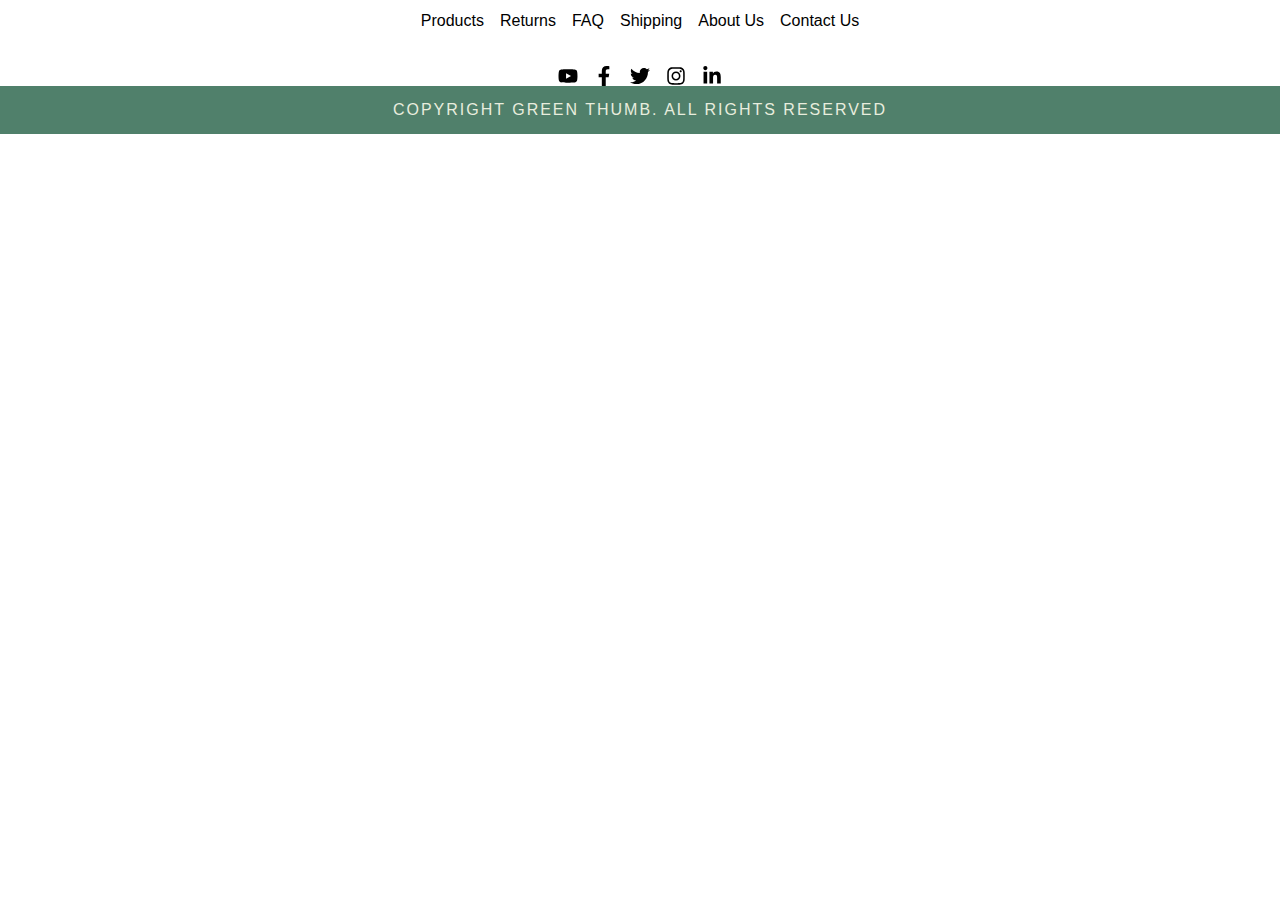
<file: footer.html>
<!DOCTYPE html>
<html lang="en">
  <head>
    <meta charset="UTF-8" />
    <meta name="viewport" content="width=device-width, initial-scale=1.0" />
    <link rel="stylesheet" href="./input.css" />
    <title>Footer</title>
  </head>
  <body>
    <footer class="site-footer">
      <div class="nav-social">
        <nav class="footer-nav">
          <a href="#">Products</a>
          <a href="#">Returns</a>
          <a href="#">FAQ</a>
          <a href="#">Shipping</a>
          <a href="#">About Us</a>
          <a href="#">Contact Us</a>
        </nav>
        <div class="footer-social">
          <img src="./media/youtube.svg" alt="youtube" />
          <img src="./media/facebook-f.svg" alt="facebook" />
          <img src="./media/twitter.svg" alt="twitter" />
          <img src="./media/instagram.svg" alt="instagram" />
          <img src="./media/linkedin-in.svg" alt="linkedin" />
        </div>
      </div>
      <div class="copyright">
        <p>Copyright Green thumb. All Rights Reserved</p>
      </div>
    </footer>
  </body>
</html>
</file>
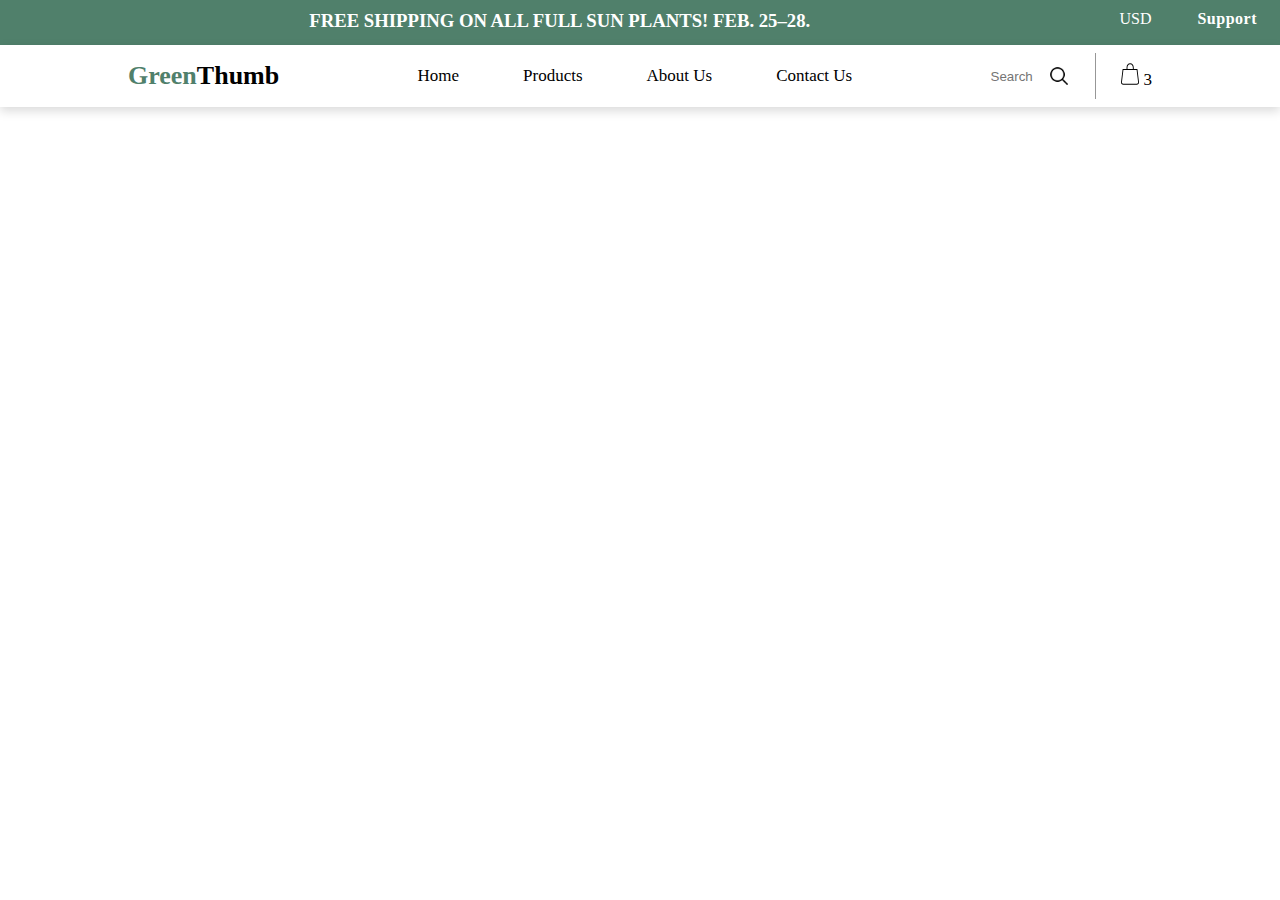
<file: header.html>
<!DOCTYPE html>
<html lang="en">
  <head>
    <meta charset="UTF-8" />
    <meta name="viewport" content="width=device-width, initial-scale=1.0" />
    <title>Document</title>
    <link rel="stylesheet" href="./input.css" />
  </head>
  <body>
    <header class="header">
      <div class="header-container">
        <div class="empty-block"></div>
        <h3>FREE SHIPPING ON ALL FULL SUN PLANTS! FEB. 25–28.</h3>
        <ul>
          <li><a href="#">USD</a></li>
          <li><a href="#">Support</a></li>
        </ul>
      </div>
      <div class="nav-bar">
        <h3>Green<strong>Thumb</strong></h3>
        <nav>
          <ul>
            <li><a href="./index.html">Home</a></li>
            <li><a href="#">Products</a></li>
            <li><a href="#">About Us</a></li>
            <li><a href="#">Contact Us</a></li>
          </ul>
        </nav>
        <div class="search-busket">
          <div class="search">
            <input type="text" name="text" placeholder="Search" />
            <img src="./media/Search.svg" alt="" />
          </div>
          <div class="busket">
            <img src="./media/busket.svg" alt="" />
            <span>3</span>
          </div>
        </div>
      </div>
    </header>
  </body>
</html>
</file>
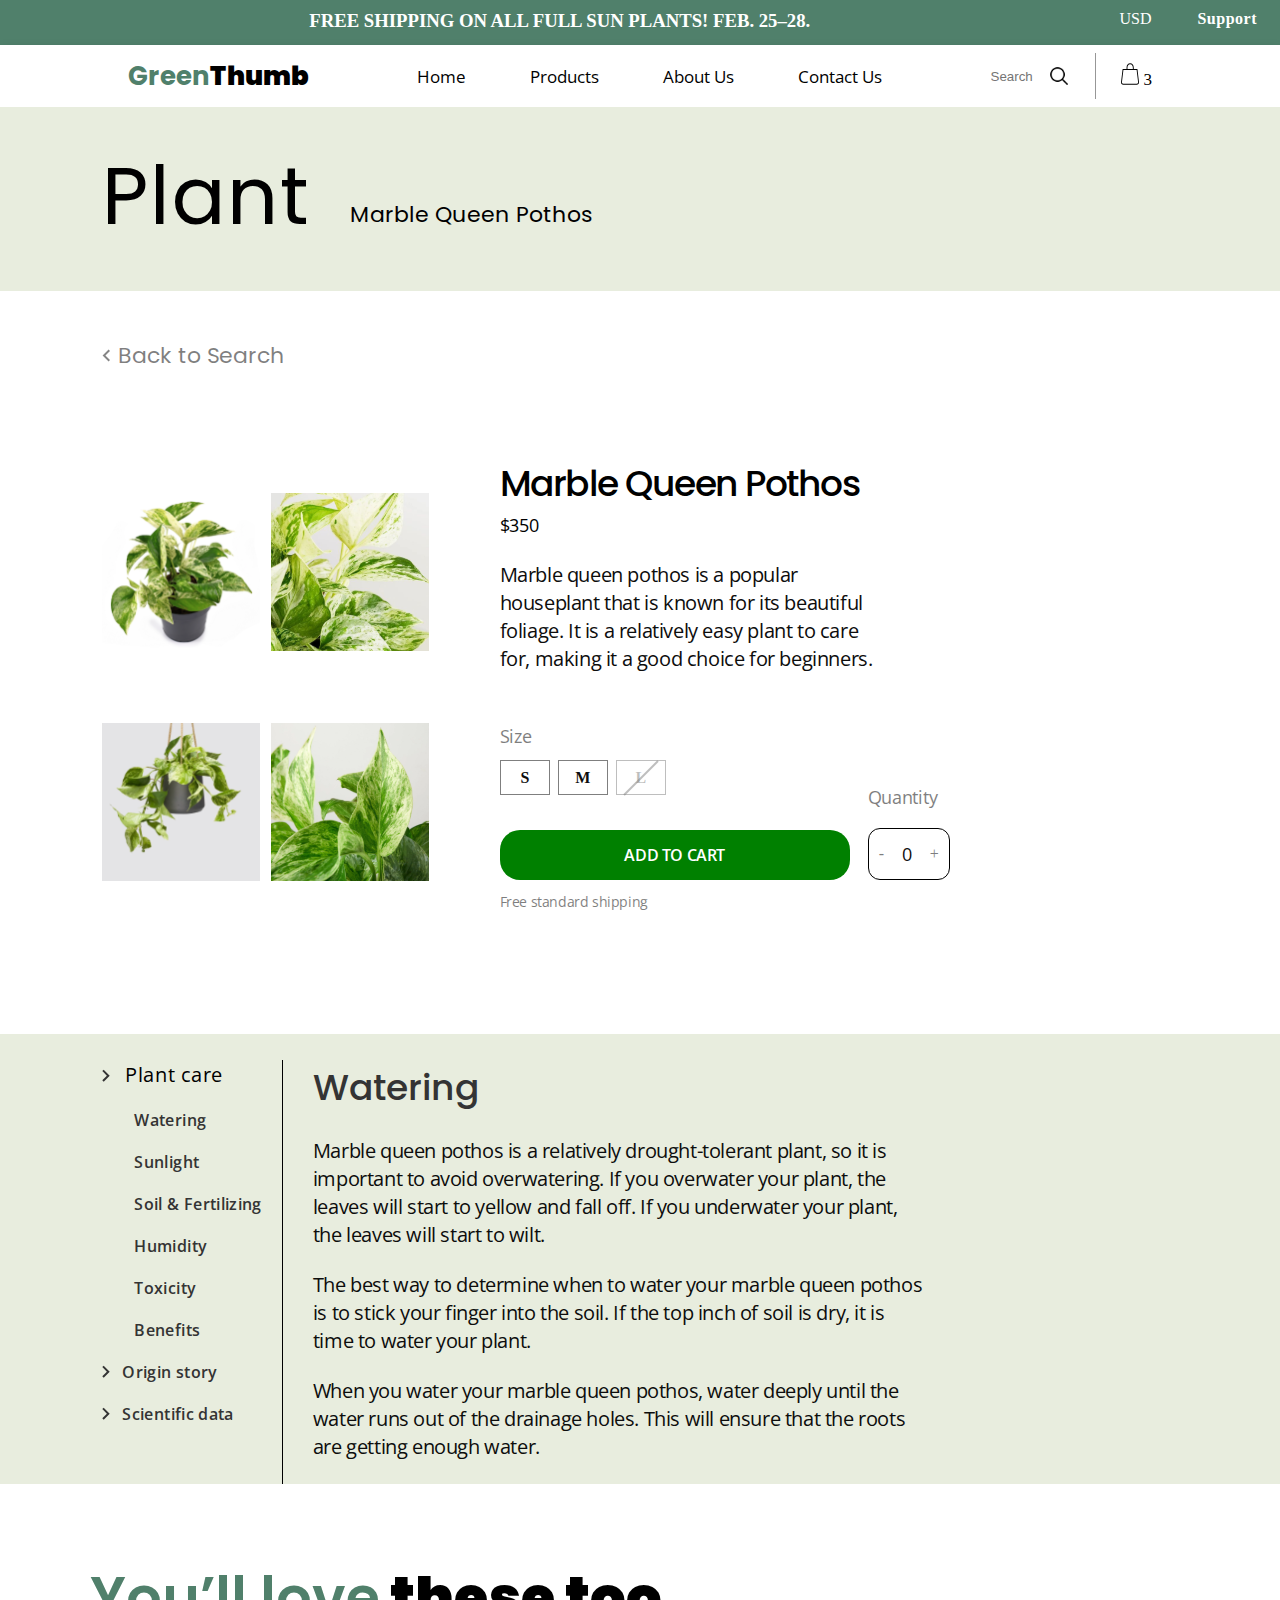
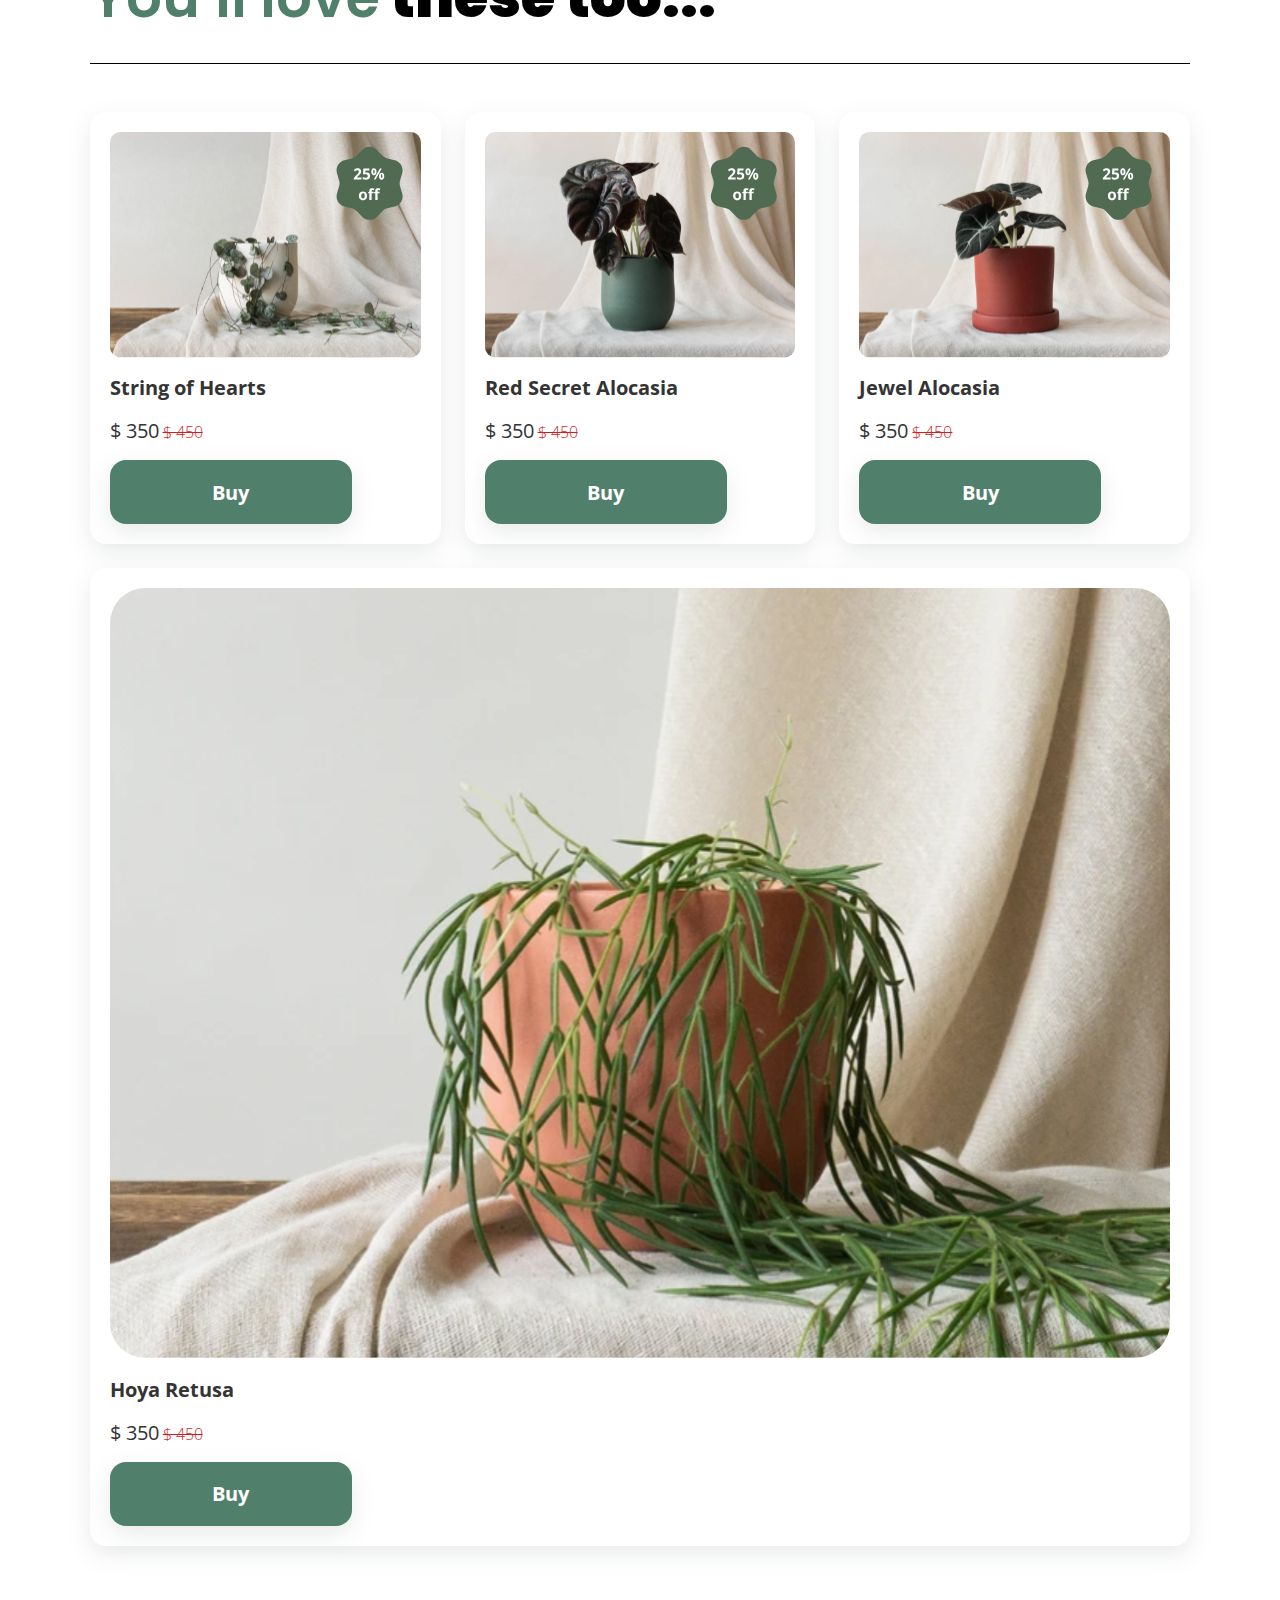
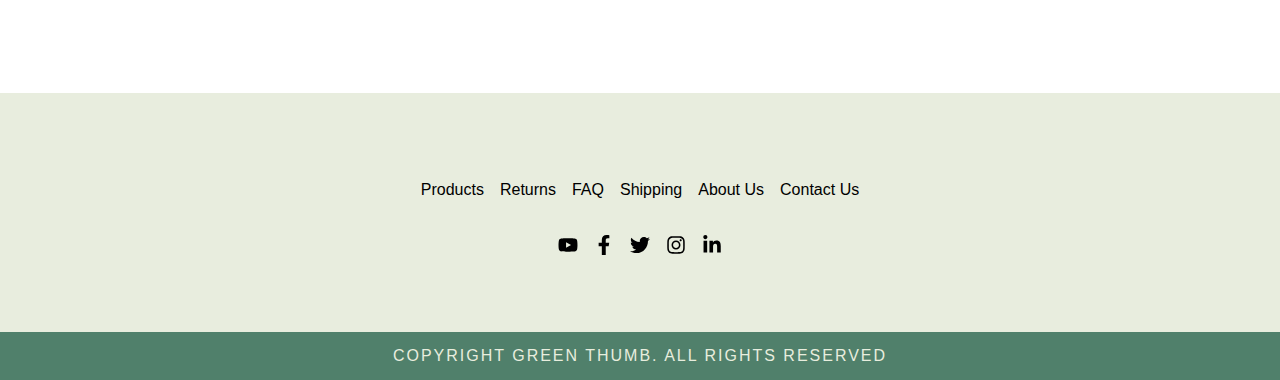
<file: plant_page.html>
<!DOCTYPE html>
<html lang="en">
  <head>
    <meta charset="UTF-8" />
    <meta name="viewport" content="width=device-width, initial-scale=1.0" />
    <link rel="stylesheet" href="./input-plant.css" />
    <link rel="preconnect" href="https://fonts.googleapis.com" />
    <link rel="preconnect" href="https://fonts.gstatic.com" crossorigin />
    <link
      href="https://fonts.googleapis.com/css2?family=Inter&family=Open+Sans:wght@400;600;700&family=Poppins:wght@400;500;600;700&display=swap"
      rel="stylesheet"
    />
    <title>Document</title>
  </head>
  <body>
    <header id="header-plant"></header>
    <main>
      <section class="plant-container">
        <h1>Plant</h1>
        <p>Marble Queen Pothos</p>
      </section>
      <div class="back">
        <img src="./media/left.svg" alt="" />
        <p><a href="./shop.html">Back to Search</a></p>
      </div>
      <section class="main-container">
        <div class="img">
          <img src="./media/plant.svg" alt="" />
          <img src="./media/plant-light.svg" alt="" />
          <img src="./media/plant-hangt.svg" alt="" />
          <img src="./media/plant-last.svg" alt="" />
        </div>
        <div class="info">
          <h2>Marble Queen Pothos</h2>
          <p class="price">$350</p>
          <p class="text">
            Marble queen pothos is a popular houseplant that is known for its
            beautiful foliage. It is a relatively easy plant to care for, making
            it a good choice for beginners.
          </p>
          <p class="text-size">Size</p>
          <div class="size">
            <p>S</p>
            <p>M</p>
            <p>L</p>
          </div>
          <div>
            <button>Add to Cart</button>
            <div class="quantity">
              <p class="text-content">Quantity</p>
              <div class="plus-minus">
                <p class="minus">-</p>
                <p class="value">0</p>
                <p class="plus">+</p>
              </div>
            </div>
          </div>

          <p class="paragraph">Free standard shipping</p>
        </div>
      </section>
      <section class="list-text">
        <div class="drop-list">
          <ul>
            <li>
              <a href="#"><img src="../media/right.svg" alt="" />Plant care</a>
            </li>

            <li class="second-drop">
              <ul class="indoor">
                <li class="watering-indoor"><a href="#">Watering</a></li>
                <li class="indoor-text"><a href="">Sunlight</a></li>
                <li class="indoor-text"><a href="">Soil & Fertilizing</a></li>
                <li class="indoor-text"><a href="">Humidity</a></li>
                <li class="indoor-text"><a href="">Toxicity</a></li>
                <li class="indoor-text"><a href="">Benefits</a></li>
              </ul>
            </li>
            <li>
              <a href="#"
                ><img src="../media/right.svg" alt="" />Origin story</a
              >
            </li>
            <li>
              <a href="#"
                ><img src="../media/right.svg" alt="" />Scientific data</a
              >
            </li>
          </ul>
        </div>
        <div class="watering">
          <h3>Watering</h3>
          <p>
            Marble queen pothos is a relatively drought-tolerant plant, so it is
            important to avoid overwatering. If you overwater your plant, the
            leaves will start to yellow and fall off. If you underwater your
            plant, the leaves will start to wilt.
          </p>
          <p>
            The best way to determine when to water your marble queen pothos is
            to stick your finger into the soil. If the top inch of soil is dry,
            it is time to water your plant.
          </p>
          <p>
            When you water your marble queen pothos, water deeply until the
            water runs out of the drainage holes. This will ensure that the
            roots are getting enough water.
          </p>
        </div>
      </section>
      <section class="content deals">
        <h2>You’ll love<strong> these too...</strong></h2>
        <div class="deals-container">
          <div>
            <img src="./media/string.svg" alt="StringofHearts" />

            <h3>String of Hearts</h3>
            <p>
              <span class="new-price">$ 350</span>
              <span class="old-price">$ 450</span>
            </p>

            <button>Buy</button>
          </div>
          <div>
            <img src="./media/red.svg" alt="RedSecretAlocasia" />

            <h3>Red Secret Alocasia</h3>
            <p>
              <span class="new-price">$ 350</span>
              <span class="old-price">$ 450</span>
            </p>

            <button>Buy</button>
          </div>
          <div>
            <img src="./media/jewel.svg" alt="JewelAlocasia" />

            <h3>Jewel Alocasia</h3>
            <p>
              <span class="new-price">$ 350</span>
              <span class="old-price">$ 450</span>
            </p>

            <button>Buy</button>
          </div>
          <div>
            <img src="./media/hoya.svg" alt="HoyaRetusa" />

            <h3>Hoya Retusa</h3>
            <p>
              <span class="new-price">$ 350</span>
              <span class="old-price">$ 450</span>
            </p>

            <button>Buy</button>
          </div>
        </div>
      </section>
    </main>
    <footer id="footer-plant"></footer>
    <script>
      window.onload = function () {
        fetch("footer.html")
          .then((response) => response.text())
          .then((data) => {
            document.getElementById("footer-plant").innerHTML = data;
          })
          .catch((error) => console.error("Ошибка:", error));
        fetch("header.html")
          .then((response) => response.text())
          .then((data) => {
            document.getElementById("header-plant").innerHTML = data;
          })
          .catch((error) => console.error("Ошибка:", error));
      };
      const valueDiv = document.querySelector(".value");
      const plusButton = document.querySelector(".plus");
      const minusButton = document.querySelector(".minus");

      let value = 0;

      function updateValue(newValue) {
        value = newValue;
        valueDiv.textContent = value;
      }

      plusButton.addEventListener("click", () => {
        updateValue(value + 1);
      });

      minusButton.addEventListener("click", () => {
        if (value > 0) {
          updateValue(value - 1);
        }
      });
    </script>
  </body>
</html>
</file>
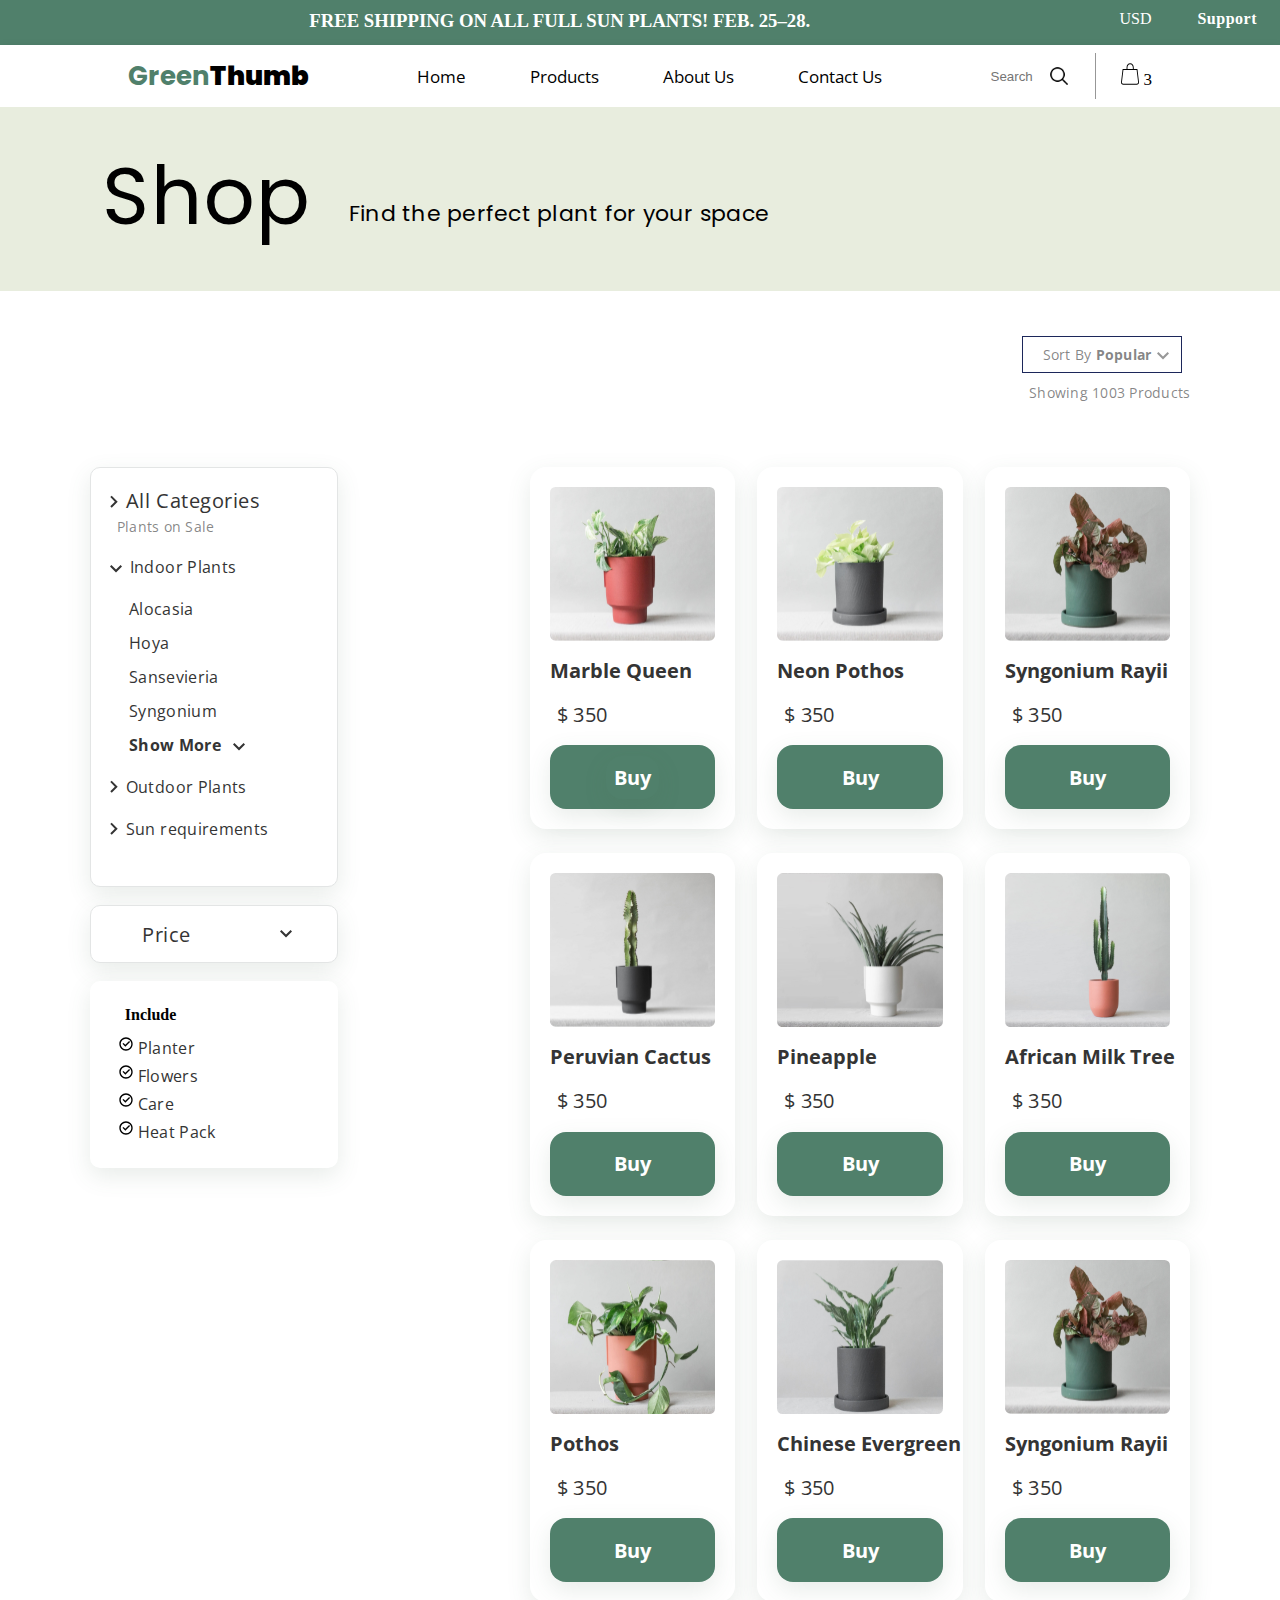
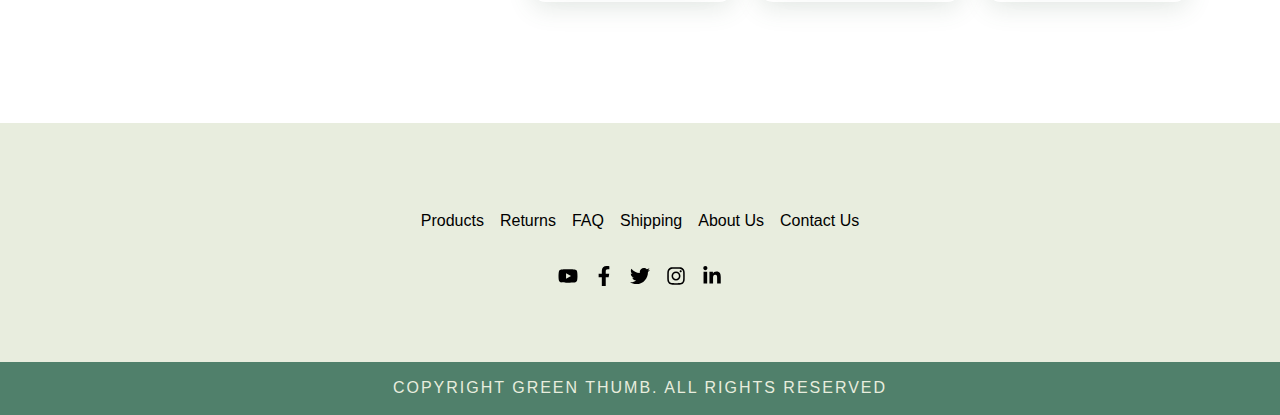
<file: shop.html>
<!DOCTYPE html>
<html lang="en">
  <head>
    <meta charset="UTF-8" />
    <meta name="viewport" content="width=device-width, initial-scale=1.0" />
    <link rel="stylesheet" href="./input_shop.css" />
    <link rel="stylesheet" href="../fontawesome-free-6.4.2-web/css/all.css" />
    <link rel="preconnect" href="https://fonts.googleapis.com" />
    <link rel="preconnect" href="https://fonts.gstatic.com" crossorigin />
    <link
      href="https://fonts.googleapis.com/css2?family=Inter&family=Open+Sans:wght@400;600;700&family=Poppins:wght@400;500;600;700&display=swap"
      rel="stylesheet"
    />
    <title>Shop</title>
  </head>

  <body>
    <header id="header-shop"></header>
    <main>
      <section class="shop-container">
        <h1>Shop</h1>
        <p>Find the perfect plant for your space</p>
      </section>

      <section class="sort">
        <div class="popular">
          <p>
            Sort By <strong>Popular</strong
            ><img src="../media/down.svg" alt="" />
          </p>
        </div>
        <p class="showing">Showing 1003 Products</p>
      </section>
      <section class="menu-list">
        <div class="dropdown">
          <div class="all-categories">
            <ul>
              <li>
                <a href="#"
                  ><img src="../media/right.svg" alt="" />All Categories</a
                >
                <p>Plants on Sale</p>
              </li>

              <li>
                <a href="#"
                  ><img src="../media/down.svg" alt="" />Indoor Plants</a
                >

                <ul class="indoor">
                  <li class="indoor-text"><a href="">Alocasia</a></li>
                  <li class="indoor-text"><a href="">Hoya</a></li>
                  <li class="indoor-text"><a href="">Sansevieria</a></li>
                  <li class="indoor-text"><a href="">Syngonium</a></li>
                  <li class="show">
                    <a href="./plant_page.html"
                      >Show more <img src="../media/down.svg" alt="" />
                    </a>
                  </li>
                </ul>
              </li>
              <li>
                <a href="#"
                  ><img src="../media/right.svg" alt="" />Outdoor Plants</a
                >
              </li>
              <li>
                <a href="#"
                  ><img src="../media/right.svg" alt="" />Sun requirements</a
                >
              </li>
            </ul>
          </div>
          <div class="price">
            <p>Price</p>
            <img src="../media/down.svg" alt="" />
          </div>
          <div class="check">
            <h4>Include</h4>
            <label class="label-check">
              <input type="checkbox" class="input-check" checked />
              <span class="checkbox"></span>
              Planter
            </label>
            <label class="label-check">
              <input type="checkbox" class="input-check" checked /><span
                class="checkbox"
              ></span
              >Flowers
            </label>
            <label class="label-check">
              <input type="checkbox" class="input-check" checked /><span
                class="checkbox"
              ></span
              >Care
            </label>
            <label class="label-check">
              <input type="checkbox" class="input-check" checked /><span
                class="checkbox"
              ></span
              >Heat Pack
            </label>
          </div>
        </div>
        <div class="plants-shop">
          <div>
            <img src="../media/marbleQueen.svg" alt="marbleQueen" />
            <h3>Marble Queen</h3>
            <p>$ 350</p>
            <button class="go-topage">
              <a href="./plant_page.html">Buy</a>
            </button>
          </div>
          <div>
            <img src="../media/NeonPothos.svg" alt="NeonPothos" />
            <h3>Neon Pothos</h3>
            <p>$ 350</p>
            <button>Buy</button>
          </div>
          <div>
            <img src="../media/rayii.svg" alt="SyngoniumRayii" />
            <h3>Syngonium Rayii</h3>
            <p>$ 350</p>
            <button>Buy</button>
          </div>
          <div>
            <img src="../media/cactus.svg" alt="PeruvianCactus" />
            <h3>Peruvian Cactus</h3>
            <p>$ 350</p>
            <button>Buy</button>
          </div>
          <div>
            <img src="../media/pineapple.svg" alt="Pineapple" />
            <h3>Pineapple</h3>
            <p>$ 350</p>
            <button>Buy</button>
          </div>
          <div>
            <img src="../media/milkTree.svg" alt="AfricanMilkTree" />
            <h3>African Milk Tree</h3>
            <p>$ 350</p>
            <button>Buy</button>
          </div>
          <div>
            <img src="../media/pothos2.svg" alt="pothos" />
            <h3>Pothos</h3>
            <p>$ 350</p>
            <button>Buy</button>
          </div>
          <div>
            <img src="../media/chinese.svg" alt="Chinese Evergreen" />
            <h3>Chinese Evergreen</h3>
            <p>$ 350</p>
            <button>Buy</button>
          </div>
          <div>
            <img src="../media/rayii.svg" alt="SyngoniumRayii" />
            <h3>Syngonium Rayii</h3>
            <p>$ 350</p>
            <button>Buy</button>
          </div>
        </div>
      </section>
    </main>
    <footer id="footer-shop"></footer>
    <script>
      window.onload = function () {
        fetch("footer.html")
          .then((response) => response.text())
          .then((data) => {
            document.getElementById("footer-shop").innerHTML = data;
          })
          .catch((error) => console.error("Ошибка:", error));
        fetch("header.html")
          .then((response) => response.text())
          .then((data) => {
            document.getElementById("header-shop").innerHTML = data;
          })
          .catch((error) => console.error("Ошибка:", error));
      };
    </script>
  </body>
</html>
</file>
<file: input.css>
* {
  margin: 0;
  padding: 0;
  box-sizing: border-box;
}

.content {
  max-width: 1228px;
  margin-left: 7%;
  margin-right: 7%;
}

.category {
  display: flex;
  flex-direction: column;
  gap: 52px;
  margin-top: 111px;
}
.category h2 {
  color: #50806b;
  font-family: "Poppins";
  font-size: clamp(46px, 5vw, 56px);
  font-weight: 600;
  line-height: 120%;
  padding-bottom: 10px;
  padding: 32px 0px;
  border-bottom: 1px solid #000;
}
.category h2 a {
  text-decoration: none;
  color: #50806b;
  font-family: "Poppins";
  font-size: clamp(46px, 5vw, 56px);
  font-weight: 600;
  line-height: 120%;
  padding-bottom: 10px;
  padding: 32px 0px;
}
.category h2 strong {
  color: #000;
}
.category .category-container {
  display: flex;
  gap: 1.5rem;
  justify-content: center;
  flex-wrap: wrap;
}
.category .category-container div {
  display: flex;
  flex-direction: column;
  align-items: center;
}
.category .category-container div p {
  color: #343434;
  text-align: center;
  font-family: "Open Sans";
  font-size: 16px;
  font-weight: 700;
  letter-spacing: 3.2px;
  text-transform: uppercase;
}
.category .category-container div img {
  width: 100%;
  height: 180px;
}

.selling {
  display: flex;
  flex-direction: column;
  gap: 50px;
  margin-top: 147px;
}
.selling p {
  color: #000;
  text-align: right;
  font-family: "Poppins";
  font-size: 30px;
  font-weight: 400;
  line-height: 21.7px;
  text-transform: uppercase;
  white-space: nowrap;
}
.selling h2 {
  color: #50806b;
  font-family: "Poppins";
  font-size: clamp(46px, 5vw, 56px);
  font-weight: 600;
  line-height: 120%;
  padding-bottom: 10px;
  padding: 32px 0px;
}
.selling h2 strong {
  color: #000;
}
.selling .shop-all {
  display: flex;
  justify-content: space-between;
  align-items: center;
  flex-wrap: wrap;
  border-bottom: 1px solid #000;
}
.selling .selling-container {
  display: flex;
  gap: 1.5rem;
  flex-wrap: wrap;
  justify-content: center;
}
.selling .selling-container div {
  display: flex;
  flex-direction: column;
  justify-content: center;
  text-align: left;
  padding: 1.25rem;
  gap: 16px;
  flex: 1 0 0;
  align-self: stretch;
  border-radius: 16px;
  background: #fff;
  box-shadow: 0px 8px 23px 0px rgba(80, 107, 82, 0.13);
}
.selling .selling-container div button {
  width: 344px;
  height: 64px;
  border-radius: 16px;
  border: none;
  padding: 8px;
  background: #50806b;
  box-shadow: 0px 8px 23px 0px rgba(80, 107, 82, 0.13);
  color: #fff;
  text-align: center;
  font-family: "Open Sans";
  font-weight: 700;
  font-size: 20px;
}

.plants {
  display: flex;
  flex-direction: column;
  gap: 50px;
  background-color: #e8edde;
  padding: 50px 7% 100px 7%;
  margin-top: 126px;
}
.plants p {
  color: #000;
  text-align: right;
  font-family: "Poppins";
  font-size: 30px;
  font-weight: 400;
  line-height: 21.7px;
  text-transform: uppercase;
  white-space: nowrap;
}
.plants h2 {
  color: #50806b;
  font-family: "Poppins";
  font-size: clamp(46px, 5vw, 56px);
  font-weight: 600;
  line-height: 120%;
  padding-bottom: 10px;
  padding: 32px 0px;
}
.plants h2 strong {
  color: #000;
}
.plants .shop-all {
  display: flex;
  justify-content: space-between;
  align-items: center;
  flex-wrap: wrap;
  border-bottom: 1px solid #000;
}
.plants .plants-container {
  display: grid;
  grid-template-columns: repeat(auto-fit, minmax(242px, 1fr));
  gap: 1.5rem;
}
.plants .plants-container div {
  display: flex;
  flex-direction: column;
  justify-content: center;
  text-align: left;
  padding: 1.25rem;
  gap: 16px;
  flex: 1 0 0;
  align-self: stretch;
  border-radius: 16px;
  background: #fff;
  box-shadow: 0px 8px 23px 0px rgba(80, 107, 82, 0.13);
}
.plants .plants-container div img {
  width: 100%;
  height: 100%;
}
.plants .plants-container div h3 {
  color: #343434;
  font-family: "Open Sans";
  font-size: 20px;
  font-weight: 700;
  text-align: left;
}
.plants .plants-container div p {
  color: #343434;
  text-align: center;
  font-family: "Open Sans";
  font-size: 20px;
  font-weight: 400;
  text-align: left;
}
.plants .plants-container div button {
  width: 242px;
  height: 64px;
  border-radius: 16px;
  border: none;
  padding: 8px;
  background: #50806b;
  box-shadow: 0px 8px 23px 0px rgba(80, 107, 82, 0.13);
  color: #fff;
  text-align: center;
  font-family: "Open Sans";
  font-weight: 700;
  font-size: 20px;
}

.deals {
  display: flex;
  flex-direction: column;
  gap: 48px;
  margin-top: 48px;
  margin-bottom: 147px;
}
.deals h2 {
  color: #50806b;
  font-family: "Poppins";
  font-size: clamp(46px, 5vw, 56px);
  font-weight: 600;
  line-height: 120%;
  padding-bottom: 10px;
  padding: 32px 0px;
  border-bottom: 1px solid #000;
}
.deals h2 strong {
  color: #000;
}
.deals .deals-container {
  display: flex;
  align-items: center;
  justify-content: center;
  gap: 1.5rem;
  flex-wrap: wrap;
}
.deals .deals-container div {
  display: flex;
  flex-direction: column;
  justify-content: center;
  text-align: left;
  padding: 1.25rem;
  gap: 16px;
  flex: 1 0 0;
  align-self: stretch;
  border-radius: 16px;
  background: #fff;
  box-shadow: 0px 8px 23px 0px rgba(80, 107, 82, 0.13);
}
.deals .deals-container div h3 {
  color: #343434;
  font-family: "Open Sans";
  font-size: 20px;
  font-weight: 700;
  text-align: left;
}
.deals .deals-container div p .new-price {
  color: #343434;
  text-align: center;
  font-family: "Open Sans";
  font-size: 20px;
  font-weight: 400;
  text-align: left;
}
.deals .deals-container div p .old-price {
  color: #d11f1f;
  text-align: center;
  font-family: "Open Sans";
  font-size: 16px;
  font-weight: 300;
  text-decoration-line: line-through;
}
.deals .deals-container div button {
  width: 242px;
  height: 64px;
  border-radius: 16px;
  border: none;
  padding: 8px;
  background: #50806b;
  box-shadow: 0px 8px 23px 0px rgba(80, 107, 82, 0.13);
  color: #fff;
  text-align: center;
  font-family: "Open Sans";
  font-weight: 700;
  font-size: 20px;
}

.testimonials {
  background-color: #e8edde;
  text-align: center;
  padding: 88px 0;
}
.testimonials h2 {
  margin-bottom: 10px;
  color: #000;
  text-align: center;
  font-family: "Poppins";
  font-size: 56px;
  font-style: normal;
  font-weight: 500;
  letter-spacing: -2.4px;
}
.testimonials .subtitle {
  color: #000;
  text-align: center;
  font-family: "Open Sans";
  font-size: 18px;
  font-style: normal;
  font-weight: 600;
  letter-spacing: 0.1px;
}
.testimonials .testimonial-container {
  display: flex;
  justify-content: center;
  flex-wrap: wrap;
  margin: 26px auto;
  gap: 30px;
}
.testimonials .testimonial {
  background: #fff;
  width: 257px;
  height: 290px;
  border-radius: 6px;
  box-shadow: 0px 4px 24px 0px rgba(139, 167, 178, 0.16);
}
.testimonials .testimonial-content .testimonial-name {
  color: #7c8087;
  text-align: center;
  font-family: Poppins;
  font-size: 18px;
  font-style: normal;
  font-weight: 400;
  padding: 5px;
}
.testimonials .testimonial-content .testimonial-qoute {
  font-style: italic;
  color: #1d293f;
  text-align: center;
  font-family: "Poppins";
  font-size: 22px;
  font-style: normal;
  font-weight: 500;
}

.header-font-style, .header-container ul li a, .header-container {
  color: #fff;
  font-size: clamp(12px, 2vw, 16px);
}

.header-container {
  display: flex;
  justify-content: space-between;
  background-color: #50806b;
  padding-top: 10px;
  padding-bottom: 13px;
}
.header-container .empty-block {
  flex: 1 1 auto;
}
.header-container h3 {
  flex: 1 100%;
  text-align: center;
  margin: auto;
}
.header-container ul {
  display: flex;
  list-style: none;
  gap: 23px;
}
.header-container ul li a {
  text-decoration: none;
}
.header-container ul li a:first-of-type {
  margin-right: 23px;
  font-weight: 400;
}
.header-container ul li:last-of-type a {
  font-weight: 700;
  letter-spacing: 0.5px;
}

.nav-bar {
  display: flex;
  align-items: center;
  flex-wrap: wrap;
  justify-content: space-between;
  padding: 8px 143px 8px 86px;
  padding: 8px 10%;
  box-shadow: 0px 4px 10px 0px rgba(0, 0, 0, 0.15);
}
.nav-bar nav ul {
  display: flex;
  flex-wrap: wrap;
  align-items: center;
  gap: clamp(5vw, 10%, 85px);
  list-style: none;
}
.nav-bar nav ul a {
  color: #000;
  font-family: "Open Sans";
  font-weight: 400;
  font-size: 17px;
  text-decoration: none;
  white-space: nowrap;
}
.nav-bar h3 {
  color: #50806b;
  font-family: "Poppins";
  font-size: clamp(20px, 3vw, 26px);
}
.nav-bar h3 strong {
  color: #000;
}

@media screen and (max-width: 700px) {
  .header-container {
    padding: 10px 5%;
    display: flex;
  }
  .nav-bar nav {
    margin: 10px 0;
  }
  .nav-bar nav ul {
    flex-direction: column;
    gap: 20px;
  }
}
@media (max-width: 1152px) {
  .header-container {
    flex-direction: column;
    width: 100%;
  }
  .header-container ul {
    margin: 10px auto 0;
  }
  .nav-bar {
    flex-direction: column;
  }
  .nav-bar h3 {
    font-size: clamp(18px, 4vw, 22px);
  }
  .nav-bar nav {
    margin: 10px 0;
  }
}
.search-busket {
  display: flex;
  align-items: center;
}
.search-busket .search {
  display: flex;
  height: 46px;
}
.search-busket .search::after {
  content: "";
  width: 1px;
  background-color: #979797;
  margin: 0 25px;
}
.search-busket .search input {
  border: none;
  width: 57px;
}
.search-busket .search img {
  align-self: center;
  width: 22px;
  height: 22px;
}

.busket span {
  font-size: 17px;
}

.site-footer {
  display: flex;
  justify-content: center;
  flex-direction: column;
  align-items: center;
}
.site-footer .footer-nav {
  display: flex;
  flex-wrap: wrap;
}
.site-footer .footer-nav a {
  color: black;
  text-decoration: none;
  font-family: "Roboto", sans-serif;
  font-size: clamp(12px, 1.5vw, 16px);
  font-style: normal;
  font-weight: 500;
  cursor: pointer;
  padding: 12px 8px;
  list-style: none;
}
.site-footer .footer-social {
  display: flex;
  justify-content: center;
  align-items: center;
  gap: 16px;
  margin-top: 24px;
}
.site-footer .footer-social img {
  width: 20px;
  height: 20px;
}
.site-footer .copyright {
  background-color: #50806b;
  width: 100%;
}
.site-footer .copyright p {
  color: #E8EDDE;
  text-align: center;
  font-family: "Public Sans", sans-serif;
  font-size: clamp(12px, 2vw, 16px);
  font-weight: 500;
  font-style: normal;
  letter-spacing: 2px;
  text-transform: uppercase;
  margin: 15px 0 15px 0;
}

@media (max-width: 768px) {
  .footer-nav {
    justify-content: center;
  }
  .footer-social {
    gap: 10px;
  }
}
@media (max-width: 480px) {
  .footer-nav {
    flex-direction: column;
    align-items: center;
  }
}
.hero {
  background-image: url(./media/bghero.jpg);
  background-size: cover;
  background-position: center bottom;
  background-repeat: no-repeat;
  background-color: #e8edde;
  height: 710px;
  text-align: center;
  position: relative;
}
.hero .hero-content {
  display: flex;
  flex-direction: column;
  justify-content: center;
  align-items: center;
  height: 100%;
  width: clamp(300px, 50%, 595px);
  margin: 0 auto;
  background: rgba(80, 128, 107, 0.2);
  -webkit-backdrop-filter: blur(20px);
          backdrop-filter: blur(20px);
}
.hero .hero-content h3 {
  color: #000;
  text-align: center;
  font-family: "Poppins";
  font-size: clamp(20px, 5vw, 80px);
  font-weight: 600;
  letter-spacing: 2.4px;
}
.hero .hero-content p {
  color: #000;
  text-align: center;
  font-family: "Poppins";
  font-size: 22px;
  font-weight: 400;
  line-height: normal;
  padding: 0 58px 0 54px;
  margin-bottom: 38px;
}
.hero .hero-content .hero-button {
  align-self: center;
  width: 264px;
  height: 70px;
  border-radius: 20px;
  background: #fff;
  font-size: 22px;
  font-weight: 600;
  border: none;
}
.hero .hero-border {
  height: 39px;
  background-color: #50806b;
}

@media screen and (max-width: 595px) {
  .hero .hero-content {
    width: 100vw;
  }
  .hero .hero-content h3 {
    font-size: 40px;
  }
  .hero .hero-content p {
    font-size: 18px;
  }
}
@media screen and (max-width: 768px) {
  .header-container h3 {
    display: none;
  }
  nav {
    margin-top: 5px;
    margin-bottom: 5px;
  }
  .content .shop-all {
    padding-left: 12px;
  }
  .shop-all {
    padding-bottom: 15px;
  }
  .plants-container {
    align-items: center;
    justify-content: center;
  }
  .selling-container {
    padding-left: 25px;
  }
  .plants .shop-all {
    padding-left: 12px;
  }
}/*# sourceMappingURL=input.css.map */
</file>
<file: input-plant.css>
.deals {
  display: flex;
  flex-direction: column;
  gap: 48px;
  margin-top: 128px;
  margin-bottom: 120px;
}
.deals h2 {
  color: #50806b;
  font-family: "Poppins";
  font-size: clamp(46px, 5vw, 56px);
  font-weight: 600;
  line-height: 120%;
  padding-bottom: 10px;
  padding: 32px 0px;
  border-bottom: 1px solid #000;
}
.deals h2 strong {
  color: #000;
}
.deals .deals-container {
  display: flex;
  align-items: center;
  justify-content: center;
  gap: 1.5rem;
  flex-wrap: wrap;
}
.deals .deals-container div {
  display: flex;
  flex-direction: column;
  justify-content: center;
  text-align: left;
  padding: 1.25rem;
  gap: 16px;
  flex: 1 0 0;
  align-self: stretch;
  border-radius: 16px;
  background: #fff;
  box-shadow: 0px 8px 23px 0px rgba(80, 107, 82, 0.13);
}
.deals .deals-container div h3 {
  color: #343434;
  font-family: "Open Sans";
  font-size: 20px;
  font-weight: 700;
  text-align: left;
}
.deals .deals-container div p .new-price {
  color: #343434;
  text-align: center;
  font-family: "Open Sans";
  font-size: 20px;
  font-weight: 400;
  text-align: left;
}
.deals .deals-container div p .old-price {
  color: #d11f1f;
  text-align: center;
  font-family: "Open Sans";
  font-size: 16px;
  font-weight: 300;
  text-decoration-line: line-through;
}
.deals .deals-container div button {
  width: 242px;
  height: 64px;
  border-radius: 16px;
  border: none;
  padding: 8px;
  background: #50806b;
  box-shadow: 0px 8px 23px 0px rgba(80, 107, 82, 0.13);
  color: #fff;
  text-align: center;
  font-family: "Open Sans";
  font-weight: 700;
  font-size: 20px;
}

.drop-list ul {
  display: flex;
  flex-direction: column;
  gap: 18px;
}

.content {
  max-width: 1228px;
  margin-left: 8%;
  margin-right: 8%;
}

.list-text {
  display: flex;
  gap: 20px;
  background-color: #e8edde;
  width: 100%;
  height: clamp(420px, 50vh, 100vh);
  padding-left: 8%;
  padding-right: 8%;
  padding-top: 26px;
  margin-top: 122px;
}
.list-text .watering {
  display: flex;
  flex-direction: column;
  gap: 22px;
  padding-bottom: 84px;
  width: clamp(200px, 60%, 874px);
  border-left: 1px solid black;
  padding-left: 30px;
}
.list-text .watering h3 {
  color: #343434;
  font-family: Poppins;
  font-size: clamp(24px, 5vw, 36px);
  font-style: normal;
  font-weight: 500;
  line-height: normal;
}
.list-text .watering p {
  color: var(--Primary, #0d0d0d);
  font-family: Open Sans;
  font-size: 20px;
  font-style: normal;
  font-weight: 400;
  line-height: 28px; /* 140% */
  letter-spacing: -0.4px;
}
.list-text .drop-list {
  display: flex;
  flex-direction: column;
}
.list-text .drop-list ul li:first-child a {
  color: #000;
  font-family: "Open Sans";
  font-size: 20px;
  font-style: normal;
  font-weight: 400;
  line-height: 150%;
  letter-spacing: 0.55px;
  white-space: nowrap;
}
.list-text .drop-list ul li:first-child a img {
  margin-right: 15px;
}
.list-text .drop-list ul li:not(:first-child) a {
  color: #343434;
  font-family: "Open Sans";
  font-size: 16px;
  font-style: normal;
  font-weight: 600;
  line-height: 150%; /* 24px */
  letter-spacing: 0.352px;
  white-space: nowrap;
}
.list-text .drop-list ul li:not(:first-child) a img {
  margin-right: 12px;
}

.watering-indoor a {
  color: #000;
  font-family: Open Sans;
  font-size: 16px;
  font-style: normal;
  font-weight: 600;
  line-height: 150%; /* 24px */
  letter-spacing: 0.352px;
  text-transform: capitalize;
}

.indoor-text a {
  color: #000;
  font-family: Open Sans;
  font-size: 16px;
  font-weight: 600;
  line-height: 150%; /* 24px */
  letter-spacing: 0.352px;
  text-transform: capitalize;
}

.indoor {
  display: flex;
  flex-direction: column;
  gap: 15px;
  margin-left: 2rem;
}

.nav-social {
  background-color: #e8edde;
  width: 100%;
  height: 239px;
  display: flex;
  flex-direction: column;
  justify-content: center;
  align-items: center;
}

* {
  margin: 0;
  padding: 0;
  box-sizing: border-box;
}

a {
  text-decoration: none;
}

ul {
  list-style: none;
}

.plant-container {
  display: flex;
  width: 100%;
  height: 184px;
  background: #e8edde;
  padding-left: 8%;
  padding-top: 49px;
  flex-wrap: wrap;
  margin-bottom: 48px;
}
.plant-container h1 {
  color: #000;
  font-family: Poppins;
  font-size: clamp(50px, 10vw, 80px);
  font-weight: 400;
  line-height: 80px;
  letter-spacing: 1.6px;
  margin-right: 40px;
}
.plant-container p {
  color: #000;
  font-family: Poppins;
  font-size: clamp(16px, 10vw, 22px);
  font-weight: 400;
  margin-top: 42px;
}

.main-container {
  display: flex;
  justify-content: center;
  padding-left: 8%;
  width: 100%;
  gap: 6%;
}
.main-container .img {
  display: grid;
  width: 50%;
  grid-template-columns: repeat(auto-fit, minmax(150px, 1fr));
  justify-content: center;
  align-items: center;
  gap: 11px 11px;
  gap: 11px;
}
.main-container .img img {
  width: 100%;
  height: auto;
}
.main-container .img img:nth-child(1),
.main-container .img img:nth-child(2) {
  grid-row: 1;
}
.main-container .img img:nth-child(3),
.main-container .img img:nth-child(4) {
  grid-row: 2;
}
.main-container .info {
  display: flex;
  flex-direction: column;
}
.main-container .info h2 {
  margin-bottom: 6px;
  color: #000;
  font-family: Poppins;
  font-size: 36px;
  font-weight: 500;
  line-height: 44px;
  letter-spacing: -1.5px;
}
.main-container .info .price {
  color: #000;
  font-family: Open Sans;
  font-size: 18px;
  font-style: normal;
  font-weight: 400;
  line-height: 26px; /* 144.444% */
  letter-spacing: -0.3px;
  margin-bottom: 23px;
}
.main-container .info .text {
  color: var(--Primary, #0d0d0d);
  font-family: Open Sans;
  font-size: 20px;
  font-style: normal;
  font-weight: 400;
  line-height: 28px; /* 140% */
  letter-spacing: -0.4px;
  width: clamp(200px, 50%, 447px);
  margin-bottom: 50px;
}
.main-container .info .text-size {
  color: #000;
  font-family: Open Sans;
  font-size: 18px;
  font-style: normal;
  font-weight: 400;
  line-height: 26px; /* 144.444% */
  letter-spacing: -0.3px;
  width: clamp(200px, 50%, 447px);
  margin-bottom: 11px;
  opacity: 0.5;
}
.main-container .info .size {
  display: flex;
  gap: 8px;
}
.main-container .info .size p {
  display: flex;
  width: clamp(35px, 50%, 50px);
  height: clamp(35px, 50%, 50px);
  justify-content: center;
  align-items: center;
  border: 1px solid rgba(0, 0, 0, 0.5);
  background: rgba(0, 0, 0, 0);
  color: var(--Primary, #0d0d0d);
  text-align: center;
  font-family: Public Sans;
  font-size: 16px;
  font-weight: 600;
  line-height: 22px; /* 137.5% */
  letter-spacing: -0.4px;
}
.main-container .info .size p:last-child {
  color: rgba(0, 0, 0, 0.5);
  position: relative;
  opacity: 0.5;
}
.main-container .info .size p:last-child::before {
  content: "";
  position: absolute;
  width: 100%;
  height: 2px;
  top: 50%;
  left: 50%;
  transform: translate(-50%, -50%) rotate(-45deg);
  background-color: rgba(0, 0, 0, 0.5);
}
.main-container .info div {
  display: flex;
  gap: 18px;
  flex-wrap: wrap;
}
.main-container .info div button {
  align-self: self-end;
  display: flex;
  width: clamp(150px, 35vw, 350px);
  height: clamp(30px, 10vh, 50px);
  justify-content: center;
  align-items: center;
  flex-shrink: 0;
  border-radius: 20px;
  background-color: Green;
  border: none;
  color: var(--colors-white, #fff);
  text-align: center;
  font-family: Open Sans;
  font-size: 16px;
  font-style: normal;
  font-weight: 600;
  line-height: 22px; /* 137.5% */
  letter-spacing: -0.4px;
  text-transform: uppercase;
}
.main-container .info div .plus-minus {
  display: flex;
  padding: 12px 10px;
  border-radius: 12px;
  border: 1px solid #000;
  justify-content: center;
  align-items: center;
  position: relative;
}
.main-container .info div .plus-minus .minus,
.main-container .info div .plus-minus .plus {
  opacity: 0.5;
  cursor: pointer;
}
.main-container .info div .plus-minus .value {
  color: var(--Primary, #0d0d0d);
  text-align: center;
  font-family: Open Sans;
  font-size: 18px;
  font-weight: 400;
  line-height: 26px; /* 144.444% */
  letter-spacing: -0.3px;
}

.quantity {
  display: flex;
  flex-direction: column;
}
.quantity p.text-content {
  opacity: 0.5;
  color: #000;
  font-family: Open Sans;
  font-size: 18px;
  font-weight: 400;
  line-height: 26px; /* 144.444% */
  letter-spacing: -0.3px;
}

.paragraph {
  color: #000;
  font-family: Open Sans;
  font-size: 14px;
  font-style: normal;
  font-weight: 400;
  line-height: 20px; /* 142.857% */
  letter-spacing: -0.4px;
  margin-top: 12px;
  opacity: 0.5;
}

.back {
  margin: 16px 0 90px 8%;
  display: flex;
  gap: 8px;
}
.back p a {
  text-decoration: none;
  color: rgba(0, 0, 0, 0.5);
  font-family: Poppins;
  font-size: 22px;
  font-style: normal;
  font-weight: 400;
  line-height: normal;
}

@media screen and (max-width: 768px) {
  .size {
    margin-bottom: 20px;
  }
  .plant-container {
    height: clamp(184px, 50vh, 100%);
  }
  .content {
    padding-left: 12px;
  }
  .list-text .watering {
    display: none;
  }
  .drop-list {
    padding-left: 30%;
  }
}/*# sourceMappingURL=input-plant.css.map */
</file>
<file: input_shop.css>
.dropdown ul {
  display: flex;
  flex-direction: column;
  gap: 18px;
}
.dropdown ul li {
  list-style: none;
}
.dropdown ul li a {
  text-decoration: none;
}

ul.indoor {
  display: flex;
  gap: 10px;
  flex-direction: column;
}

.dropdown {
  display: flex;
  flex-direction: column;
  gap: 18px;
  width: 248px;
  justify-content: center;
  align-items: center;
}
.dropdown .price {
  border-radius: 10px;
  border: 1px solid #e3e5e5;
  background: #fff;
  box-shadow: 0px 8px 23px 0px rgba(80, 107, 82, 0.13);
  height: 58px;
  display: flex;
  justify-content: space-around;
  align-items: center;
  width: 100%;
}
.dropdown .price p {
  color: #343434;
  font-family: Open Sans;
  font-size: 20px;
  font-weight: 400;
  line-height: 150%;
  letter-spacing: 0.55px;
}
.dropdown .all-categories {
  width: 100%;
  height: 420px;
  border-radius: 10px;
  border: 1px solid #e3e5e5;
  background: #fff;
  box-shadow: 0px 8px 23px 0px rgba(80, 107, 82, 0.13);
}
.dropdown .all-categories ul {
  padding-left: 1.2rem;
  padding-top: 18px;
}
.dropdown .all-categories ul li:first-child a {
  color: #343434;
  font-family: "Open Sans", sans-serif;
  font-size: 20px;
  font-weight: 400;
  line-height: 150%;
  letter-spacing: 0.55px;
}
.dropdown .all-categories ul li:first-child a img {
  margin-right: 8px;
}
.dropdown .all-categories ul li:not(:first-child) a {
  color: #343434;
  font-family: "Open Sans", sans-serif;
  font-size: 16px;
  line-height: 150%;
  letter-spacing: 0.352px;
  margin-right: 8px;
}
.dropdown .all-categories ul li:not(:first-child) a img {
  margin-right: 8px;
}

p {
  color: rgba(52, 52, 52, 0.6);
  font-family: "Open Sans", sans-serif;
  font-size: 14px;
  font-weight: 400;
  line-height: 143%;
  letter-spacing: 0.252px;
  margin-top: 1px;
  margin-left: 7px;
}

.check {
  height: 187px;
  width: 100%;
  border-radius: 10px;
  background: #fff;
  box-shadow: 0px 8px 23px 0px rgba(80, 107, 82, 0.13);
  display: flex;
  flex-direction: column;
  padding-left: 1.5rem;
  justify-content: center;
  gap: 4px;
}
.check h4 {
  margin-left: 0.7rem;
  margin-bottom: 8px;
}
.check .input-check {
  -webkit-appearance: none;
     -moz-appearance: none;
          appearance: none;
  position: absolute;
}
.check .checkbox {
  position: absolute;
  width: 16px;
  height: 16px;
  background-image: url(../media/empty-check.svg);
  background-size: cover;
  background-repeat: no-repeat;
  margin-left: -1.2em;
}
.check .label-check {
  margin-left: 1.5rem;
  color: #343434;
  font-family: "Open Sans", sans-serif;
  font-size: 16px;
  font-weight: 400;
  line-height: 150%;
  letter-spacing: 0.352px;
}

.input-check:checked + .checkbox {
  background-image: url(../media/checkbox-circle.svg);
}

.show a {
  color: #343434;
  text-align: center;
  font-family: "Open Sans", sans-serif;
  font-size: 14px;
  font-weight: 700;
  letter-spacing: 0.75px;
  text-transform: capitalize;
}
.show a img {
  margin-left: 7px;
}

li.indoor-text a {
  color: #343434;
  font-family: "Open Sans", sans-serif;
  font-size: 16px;
  font-weight: 400;
  line-height: 150%;
  letter-spacing: 0.352px;
}

.menu-list {
  display: grid;
  grid-template-columns: 40% 60%;
  align-items: start;
  margin: 166px 7% 0 7%;
  margin-top: clamp(50px, 10vw, 166px);
  margin-bottom: 121px;
}

.plants-shop {
  display: grid;
  grid-template-columns: repeat(auto-fit, minmax(200px, 1fr));
  justify-content: center;
  align-items: center;
  grid-gap: 24px 22px;
}
.plants-shop div {
  display: flex;
  flex-direction: column;
  justify-content: center;
  text-align: left;
  padding: 1.25rem;
  gap: 16px;
  flex: 1 0 0;
  align-self: stretch;
  border-radius: 16px;
  background: #fff;
  box-shadow: 0px 8px 23px 0px rgba(80, 107, 82, 0.13);
}
.plants-shop div img {
  width: 100%;
}
.plants-shop div h3 {
  color: #343434;
  font-family: "Open Sans", sans-serif;
  font-size: 20px;
  font-weight: 700;
  text-align: left;
  white-space: nowrap;
}
.plants-shop div p {
  color: #343434;
  text-align: center;
  font-family: "Open Sans", sans-serif;
  font-size: 20px;
  font-weight: 400;
  text-align: left;
}
.plants-shop div button {
  width: 100%;
  height: 64px;
  border-radius: 16px;
  border: none;
  padding: 8px;
  background: #50806b;
  box-shadow: 0px 8px 23px 0px rgba(80, 107, 82, 0.13);
  color: #fff;
  text-align: center;
  font-family: "Open Sans", sans-serif;
  font-weight: 700;
  font-size: 20px;
  cursor: pointer;
}

.go-topage a {
  text-decoration: none;
  width: 100%;
  height: 64px;
  border-radius: 16px;
  border: none;
  padding: 8px;
  background: #50806b;
  box-shadow: 0px 8px 23px 0px rgba(80, 107, 82, 0.13);
  color: #fff;
  text-align: center;
  font-family: "Open Sans", sans-serif;
  font-weight: 700;
  font-size: 20px;
  cursor: pointer;
}

.shop-container {
  display: flex;
  width: 100%;
  height: 184px;
  background: #e8edde;
  padding-left: 8%;
  padding-top: 49px;
  flex-wrap: wrap;
  margin-bottom: 48px;
}
.shop-container h1 {
  color: #000;
  font-family: "Poppins", sans-serif;
  font-size: clamp(50px, 10vw, 80px);
  font-weight: 400;
  line-height: 80px;
  letter-spacing: 1.6px;
  margin-right: 30px;
}
.shop-container p {
  color: #000;
  font-family: "Poppins", sans-serif;
  font-size: clamp(16px, 10vw, 22px);
  font-weight: 400;
  margin-top: 42px;
  margin-bottom: 20px;
}

.sort {
  display: flex;
  flex-direction: column;
  gap: 9px;
  position: absolute;
  top: 250px;
  right: 7%;
}
.sort .popular {
  width: clamp(100px, 100%, 160px);
  height: 37px;
  border: 1px solid var(--colors-dark, #1c275a);
  display: flex;
  justify-content: center;
  align-items: center;
  margin-top: 86px;
}
.sort .popular p img {
  opacity: 0.5;
  margin-left: 5px;
  text-align: center;
}

* {
  margin: 0;
  padding: 0;
  box-sizing: border-box;
}

main {
  width: 100%;
  display: flex;
  flex-direction: column;
}

.nav-social {
  background-color: #e8edde;
  width: 100%;
  height: 239px;
  display: flex;
  flex-direction: column;
  justify-content: center;
  align-items: center;
}

@media (max-width: 480px) {
  .nav-social {
    flex-direction: column;
    align-items: center;
    height: 320px;
  }
}
@media (max-width: 720px) {
  .menu-list {
    margin-top: 50px;
    display: grid;
    grid-template-columns: 1fr;
    grid-template-areas: "dropdown" "plants";
    justify-content: center;
    align-items: center;
  }
  .plants-shop {
    grid-area: plants;
    position: relative;
  }
  .dropdown {
    grid-area: dropdown;
    width: 100%;
    margin-bottom: 20px;
  }
  .all-categories {
    padding-left: 10px;
  }
  .sort {
    display: none;
  }
  .shop-container {
    height: clamp(184px, 50vh, 100%);
  }
}/*# sourceMappingURL=input_shop.css.map */
</file>
